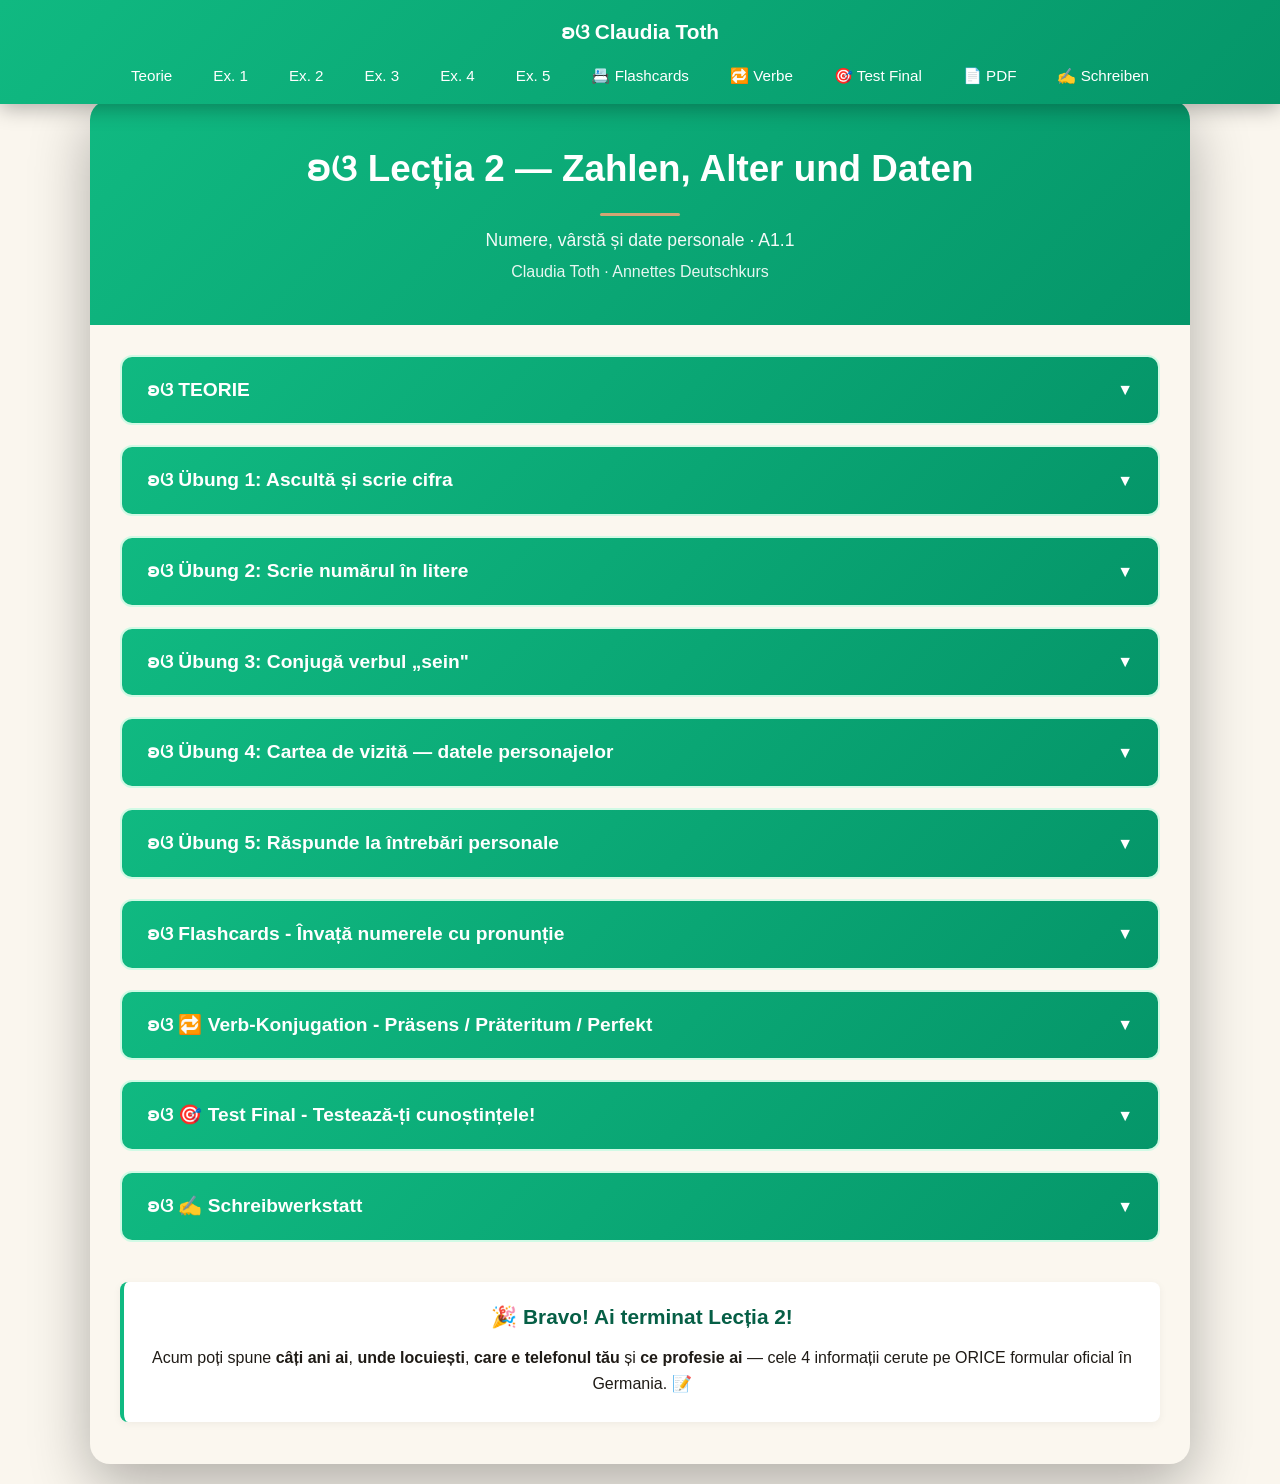
<file: index.html>
<!DOCTYPE html>
<html lang="ro">
<head>
    <meta charset="UTF-8">
    <meta name="robots" content="noindex, nofollow">
    <meta name="viewport" content="width=device-width, initial-scale=1.0">
    <title>Lecția 2 — Zahlen, Alter und Daten · A1.1 · Annettes Deutschkurs</title>
    <meta property="og:title" content="A1.1 Lecția 2 — Zahlen, Alter und Daten · Annettes Deutschkurs">
    <meta property="og:description" content="Numere 0-1000, vârstă, telefon, adresă, profesie + verbul sein · Claudia Toth">
    <meta property="og:type" content="website">
    <meta property="og:locale" content="ro_RO">
    <meta name="description" content="A1.1 Lecția 2: Numere, vârstă, date personale + verbul sein · Claudia Toth">
    <link rel="stylesheet" href="styles.css">
</head>
<body>
    <nav class="navbar">
        <a href="#top" class="navbar-logo">ʚଓ Claudia Toth</a>
        <ul class="navbar-menu">
            <li><a href="#teorie" onclick="openSection(0)">Teorie</a></li>
            <li><a href="#ex1" onclick="openSection(1)">Ex. 1</a></li>
            <li><a href="#ex2" onclick="openSection(2)">Ex. 2</a></li>
            <li><a href="#ex3" onclick="openSection(3)">Ex. 3</a></li>
            <li><a href="#ex4" onclick="openSection(4)">Ex. 4</a></li>
            <li><a href="#ex5" onclick="openSection(5)">Ex. 5</a></li>
            <li><a href="#flashcards" onclick="openSection(6)">📇 Flashcards</a></li>
            <li><a href="#verbe" onclick="openSection(7)">🔁 Verbe</a></li>
            <li><a href="#final-test" onclick="openSection(8)">🎯 Test Final</a></li>
            <li><a href="zahlen-daten.pdf" download>📄 PDF</a></li>
            <li><a href="#schreibwerkstatt" onclick="openSection(9)">✍️ Schreiben</a></li>
        </ul>
    </nav>

    <div class="container" id="top">
        <div class="header">
            <h1>ʚଓ Lecția 2 — Zahlen, Alter und Daten</h1>
            <p class="subtitle">Numere, vârstă și date personale · A1.1</p>
            <p>Claudia Toth · Annettes Deutschkurs</p>
        </div>

        <div class="content">
            <div class="section" id="teorie">
                <div class="section-header" onclick="toggleMainSection(0)">
                    <h3>ʚଓ TEORIE</h3>
                    <span class="arrow">▼</span>
                </div>
                <div class="section-content" id="main-section-0">
                    <div id="theory-container"></div>
                </div>
            </div>

            <div class="section" id="ex1">
                <div class="section-header" onclick="toggleMainSection(1)">
                    <h3>ʚଓ Übung 1: Ascultă și scrie cifra</h3>
                    <span class="arrow">▼</span>
                </div>
                <div class="section-content" id="main-section-1">
                    <div id="ex1-container"></div>
                    <div class="btn-container">
                        <button class="btn btn-check" onclick="checkExercise(1)">✓ Verifica</button>
                        <button class="btn btn-reset" onclick="resetExercise(1)">↻ Reseteaza</button>
                    </div>
                    <div class="score" id="score-1"></div>
                </div>
            </div>

            <div class="section" id="ex2">
                <div class="section-header" onclick="toggleMainSection(2)">
                    <h3>ʚଓ Übung 2: Scrie numărul în litere</h3>
                    <span class="arrow">▼</span>
                </div>
                <div class="section-content" id="main-section-2">
                    <div id="ex2-container"></div>
                    <div class="btn-container">
                        <button class="btn btn-check" onclick="checkExercise(2)">✓ Verifica</button>
                        <button class="btn btn-reset" onclick="resetExercise(2)">↻ Reseteaza</button>
                    </div>
                    <div class="score" id="score-2"></div>
                </div>
            </div>

            <div class="section" id="ex3">
                <div class="section-header" onclick="toggleMainSection(3)">
                    <h3>ʚଓ Übung 3: Conjugă verbul „sein"</h3>
                    <span class="arrow">▼</span>
                </div>
                <div class="section-content" id="main-section-3">
                    <div id="ex3-container"></div>
                    <div class="btn-container">
                        <button class="btn btn-check" onclick="checkExercise(3)">✓ Verifica</button>
                        <button class="btn btn-reset" onclick="resetExercise(3)">↻ Reseteaza</button>
                    </div>
                    <div class="score" id="score-3"></div>
                </div>
            </div>

            <div class="section" id="ex4">
                <div class="section-header" onclick="toggleMainSection(4)">
                    <h3>ʚଓ Übung 4: Cartea de vizită — datele personajelor</h3>
                    <span class="arrow">▼</span>
                </div>
                <div class="section-content" id="main-section-4">
                    <div id="ex4-container"></div>
                    <div class="btn-container">
                        <button class="btn btn-check" onclick="checkExercise(4)">✓ Verifica</button>
                        <button class="btn btn-reset" onclick="resetExercise(4)">↻ Reseteaza</button>
                    </div>
                    <div class="score" id="score-4"></div>
                </div>
            </div>

            <div class="section" id="ex5">
                <div class="section-header" onclick="toggleMainSection(5)">
                    <h3>ʚଓ Übung 5: Răspunde la întrebări personale</h3>
                    <span class="arrow">▼</span>
                </div>
                <div class="section-content" id="main-section-5">
                    <div id="ex5-container"></div>
                    <div class="btn-container">
                        <button class="btn btn-check" onclick="checkExercise(5)">✓ Verifica</button>
                        <button class="btn btn-reset" onclick="resetExercise(5)">↻ Reseteaza</button>
                    </div>
                    <div class="score" id="score-5"></div>
                </div>
            </div>

            <div class="section" id="flashcards">
                <div class="section-header" onclick="toggleMainSection(6)">
                    <h3>ʚଓ Flashcards - Învață numerele cu pronunție</h3>
                    <span class="arrow">▼</span>
                </div>
                <div class="section-content" id="main-section-6">
                    <div id="flashcards-container"></div>
                </div>
            </div>

            <div class="section" id="verbe">
                <div class="section-header" onclick="toggleMainSection(7)">
                    <h3>ʚଓ 🔁 Verb-Konjugation - Präsens / Präteritum / Perfekt</h3>
                    <span class="arrow">▼</span>
                </div>
                <div class="section-content" id="main-section-7">
                    <div id="verbs-container"></div>
                </div>
            </div>

            <div class="section" id="final-test">
                <div class="section-header" onclick="toggleMainSection(8)">
                    <h3>ʚଓ 🎯 Test Final - Testează-ți cunoștințele!</h3>
                    <span class="arrow">▼</span>
                </div>
                <div class="section-content" id="main-section-8">
                    <div id="final-test-container"></div>
                </div>
            </div>

            <div class="section" id="schreibwerkstatt">
                <div class="section-header" onclick="toggleMainSection(9)">
                    <h3>ʚଓ ✍️ Schreibwerkstatt</h3>
                    <span class="arrow">▼</span>
                </div>
                <div class="section-content" id="main-section-9">
                    <div class="theory-box" style="background:linear-gradient(135deg,#ecfdf5 0%,#d1fae5 100%); border-left:4px solid #10B981;">
                        <h4 style="color:#065f46;">✍️ Tema ta de scriere</h4>
                        <p>Scrie <strong>4–5 propoziții</strong> despre tine, cu numerele învățate: vârsta, orașul, numărul de telefon și profesia.</p>
                    </div>
                    <div class="theory-box" style="background:#FBF7EF;">
                        <h4>💡 Întrebări care te ajută să începi</h4>
                        <ul style="margin:6px 0 0 18px; line-height:1.8;">
                            <li><strong>Wie alt bist du?</strong> (Câți ani ai?)</li>
                            <li><strong>Wo wohnst du?</strong> (Unde locuiești?)</li>
                            <li><strong>Wie ist deine Telefonnummer?</strong> (Care e numărul tău de telefon?)</li>
                            <li><strong>Was bist du von Beruf?</strong> (Ce profesie ai?)</li>
                        </ul>
                    </div>
                    <div class="theory-box" style="background:#F5F0E8; border-left:4px solid #D4A574;">
                        <h4>📝 Un model, ca să-ți fie mai ușor</h4>
                        <p style="color:#065f46;"><em>Ich heiße Andrei. Ich bin 32 Jahre alt. Ich wohne in Hamburg. Meine Telefonnummer ist 0721 33 44 55. Ich bin Kellner von Beruf.</em></p>
                        <p style="color:#5A5147; font-style:italic;">(Mă numesc Andrei. Am 32 de ani. Locuiesc în Hamburg. Numărul meu de telefon este 0721 33 44 55. Sunt chelner de meserie.)</p>
                    </div>
                    <div style="text-align:center; margin-top:22px;">
                        <p style="color:#047857; margin-bottom:14px; font-size:1rem;">Când ești gata, trimite-mi textul tău. Îl citesc personal și îți răspund pe email cu corectările. 🦋</p>
                        <a href="https://forms.gle/uGfBfAHZFvBqDtt69" target="_blank" rel="noopener noreferrer" style="display:inline-block; background:#10B981; color:white; padding:14px 32px; border-radius:10px; text-decoration:none; font-weight:bold; font-size:1.05rem; box-shadow:0 2px 6px rgba(16,185,129,0.3);">✍️ Trimite textul Claudiei →</a>
                        <p style="color:#5A5147; font-size:0.78rem; margin-top:12px; font-style:italic;">ʚଓ Nu uita să-ți treci adresa de email în formular</p>
                    </div>
                </div>
            </div>

            <div class="theory-box" style="text-align: center; margin-top: 40px;">
                <p style="font-size: 1.3rem; font-weight: bold; color: #065f46;">🎉 Bravo! Ai terminat Lecția 2!</p>
                <p style="margin-top: 12px;">Acum poți spune <strong>câți ani ai</strong>, <strong>unde locuiești</strong>, <strong>care e telefonul tău</strong> și <strong>ce profesie ai</strong> — cele 4 informații cerute pe ORICE formular oficial în Germania. 📝</p>
            </div>
        </div>
    </div>

    <script src="theory.js"></script>
    <script src="exercises.js"></script>
    <script src="flashcards.js"></script>
    <script src="verbs.js"></script>
    <script src="final-test.js"></script>
    <script src="main.js"></script>
</body>
</html>
</file>
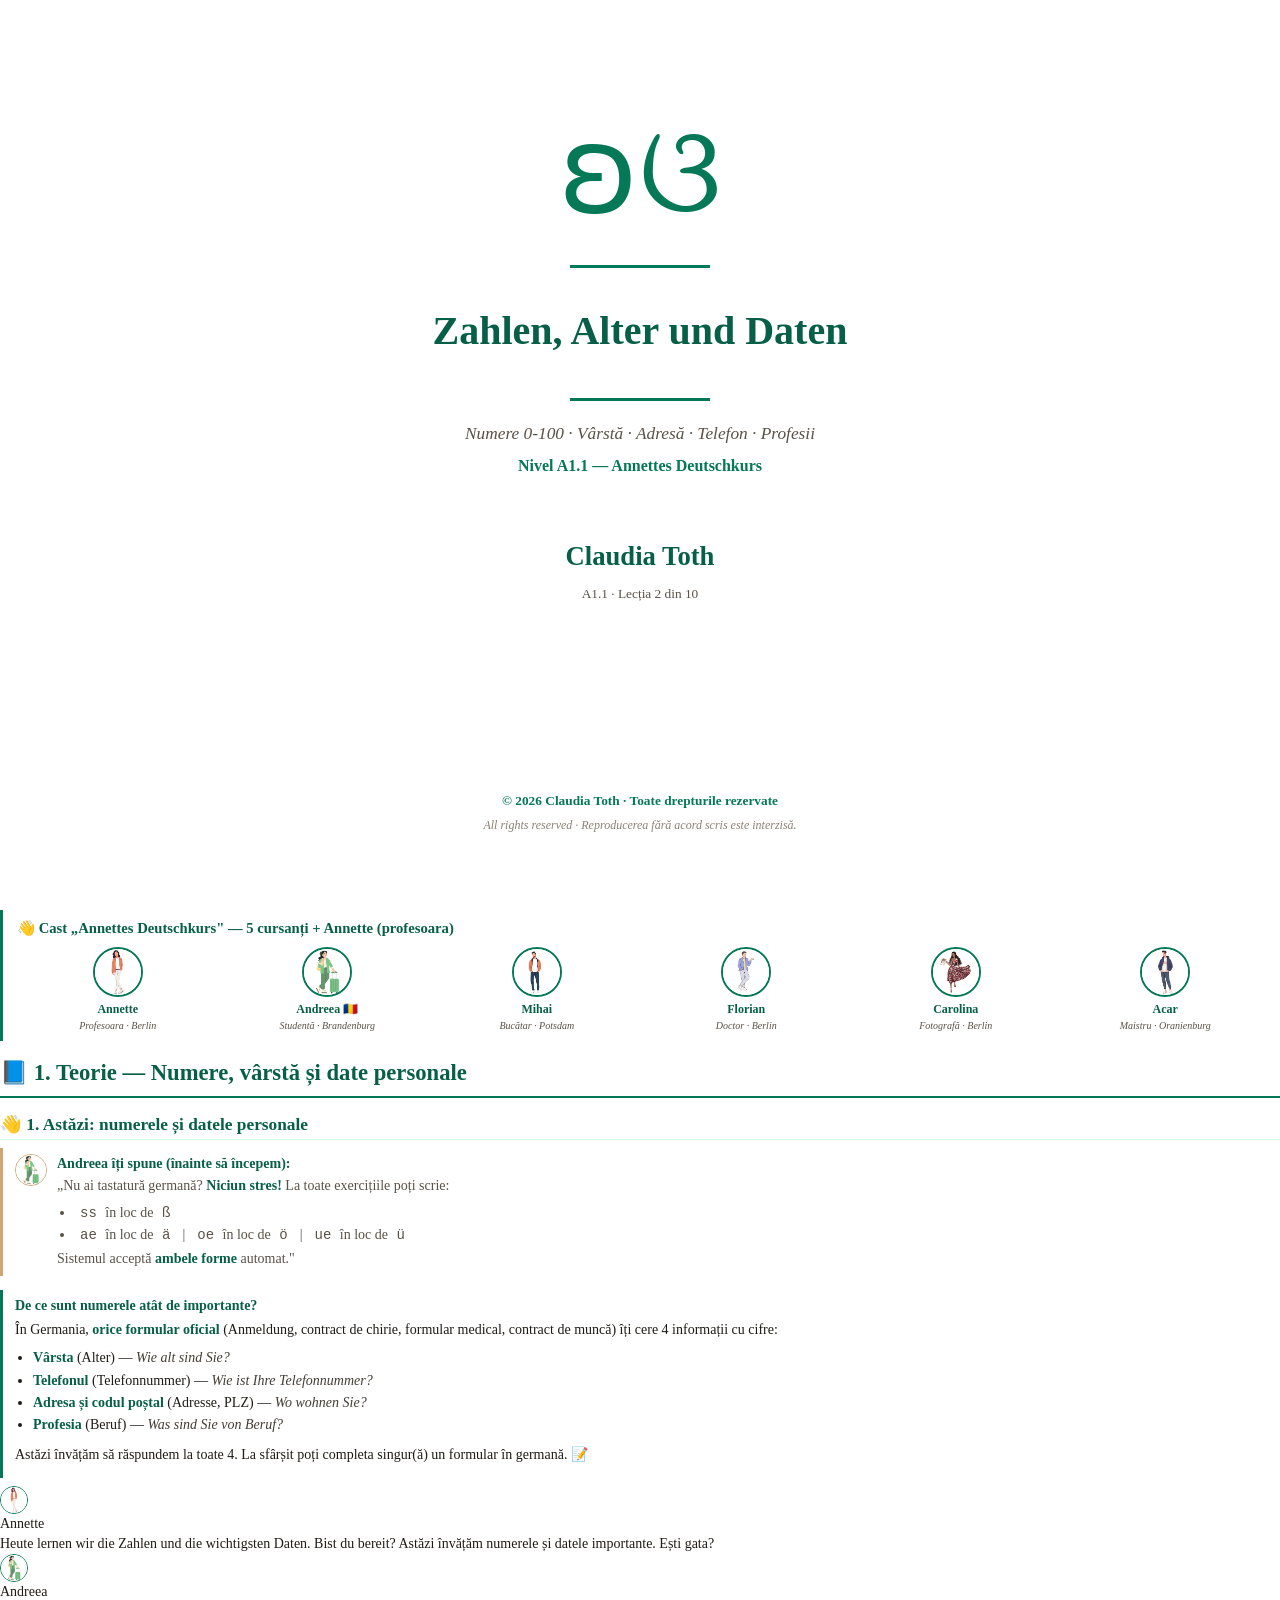
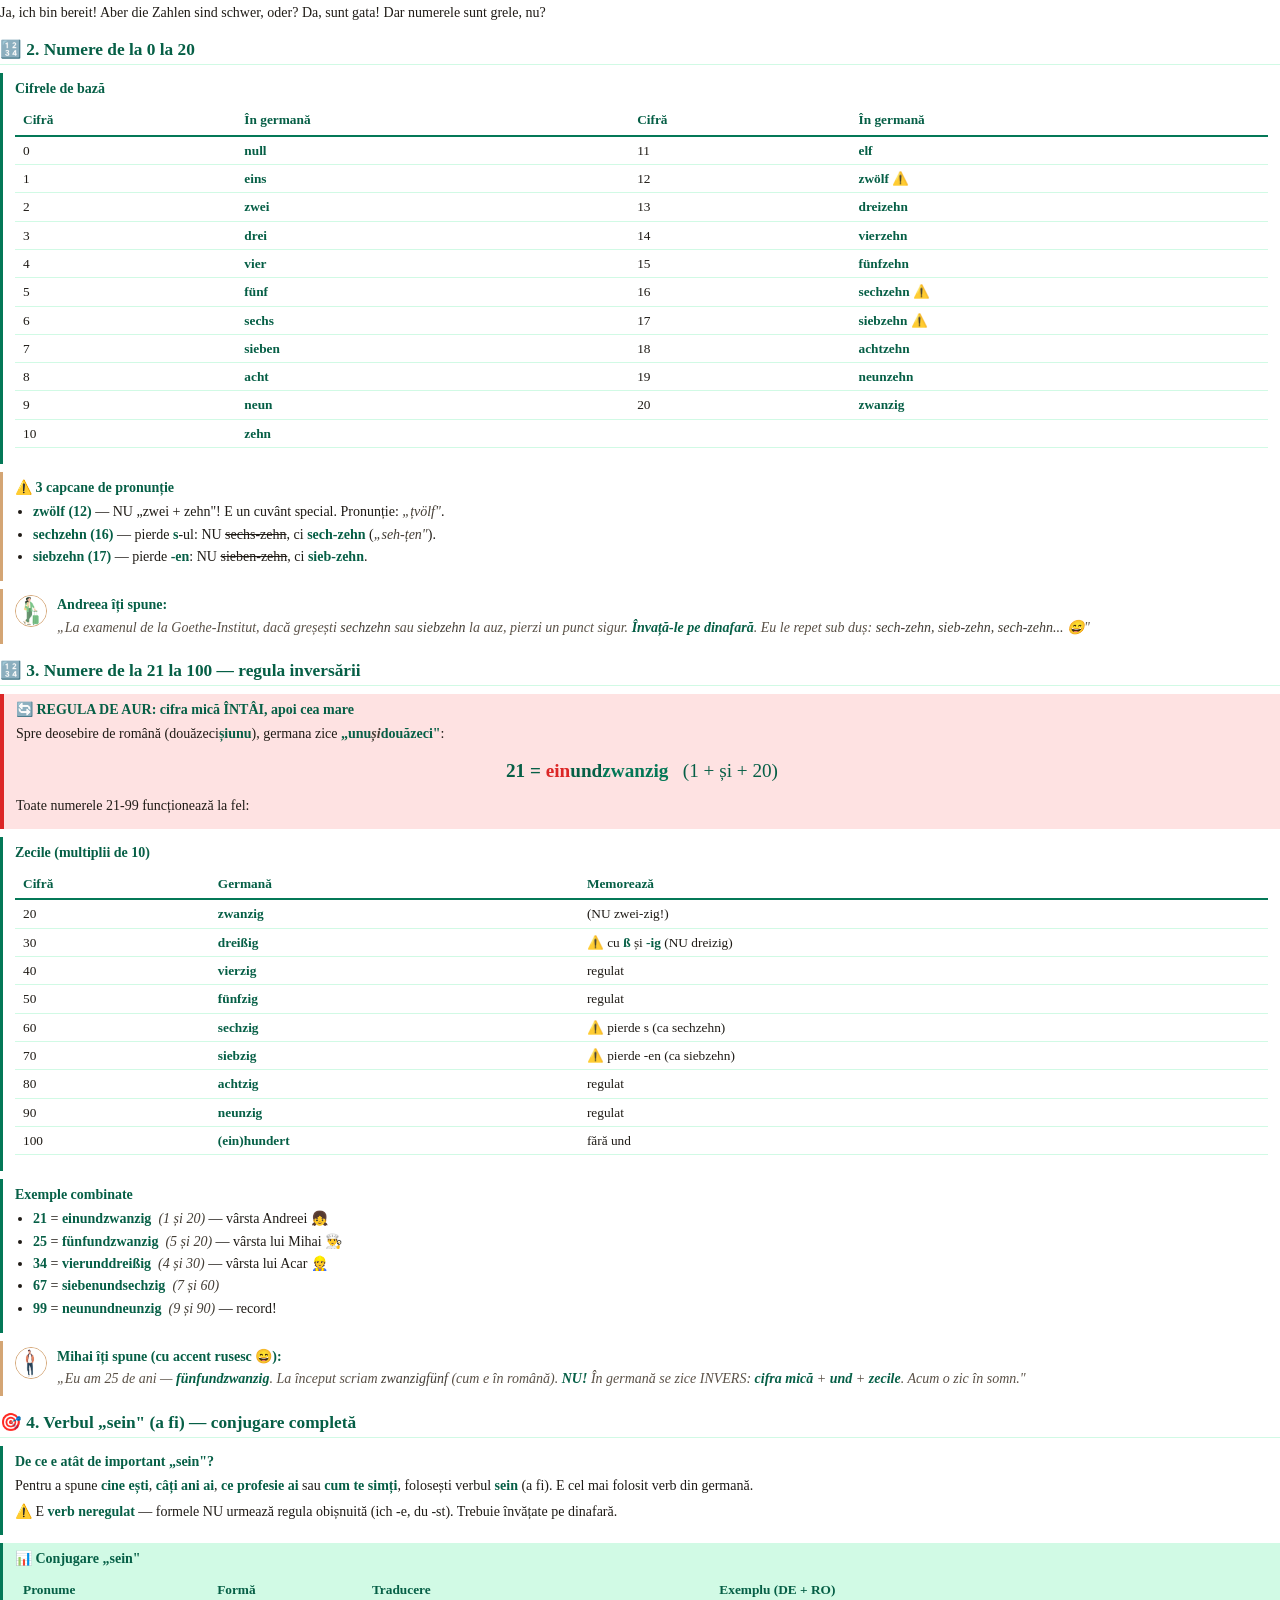
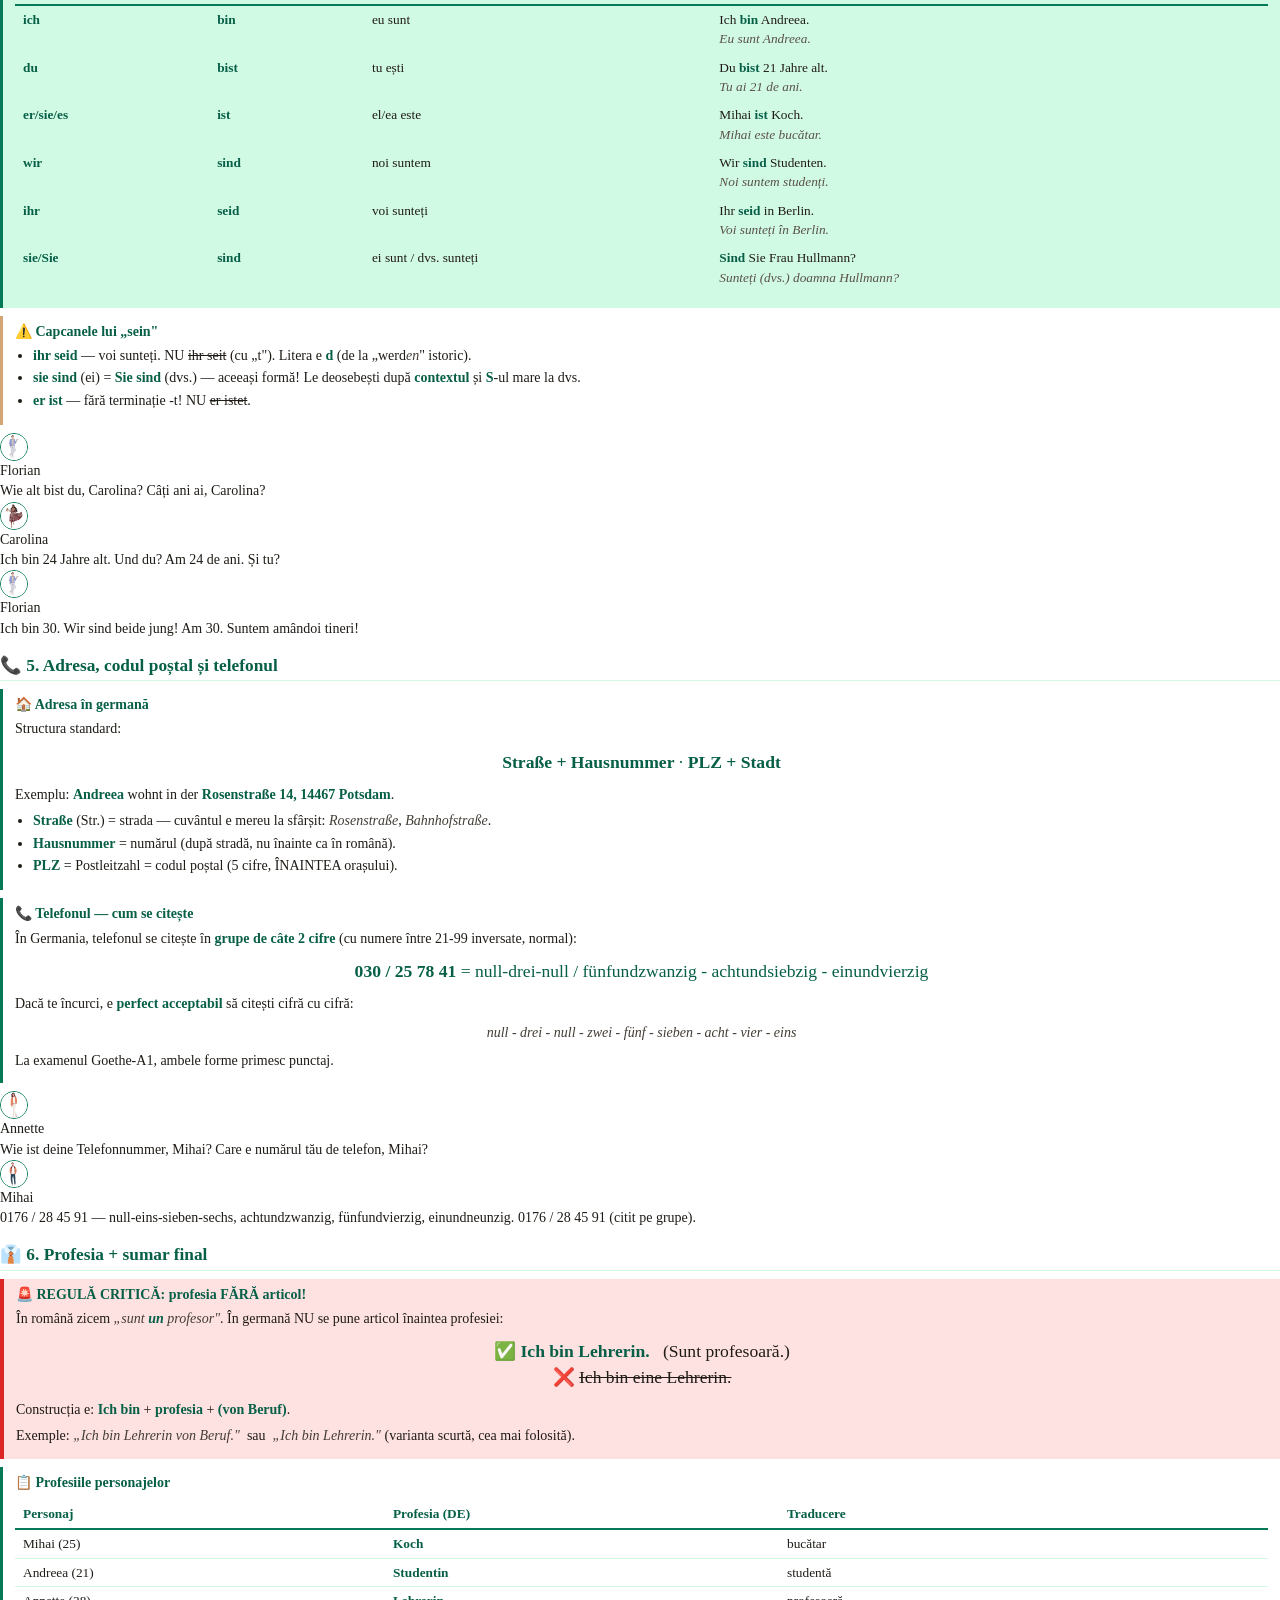
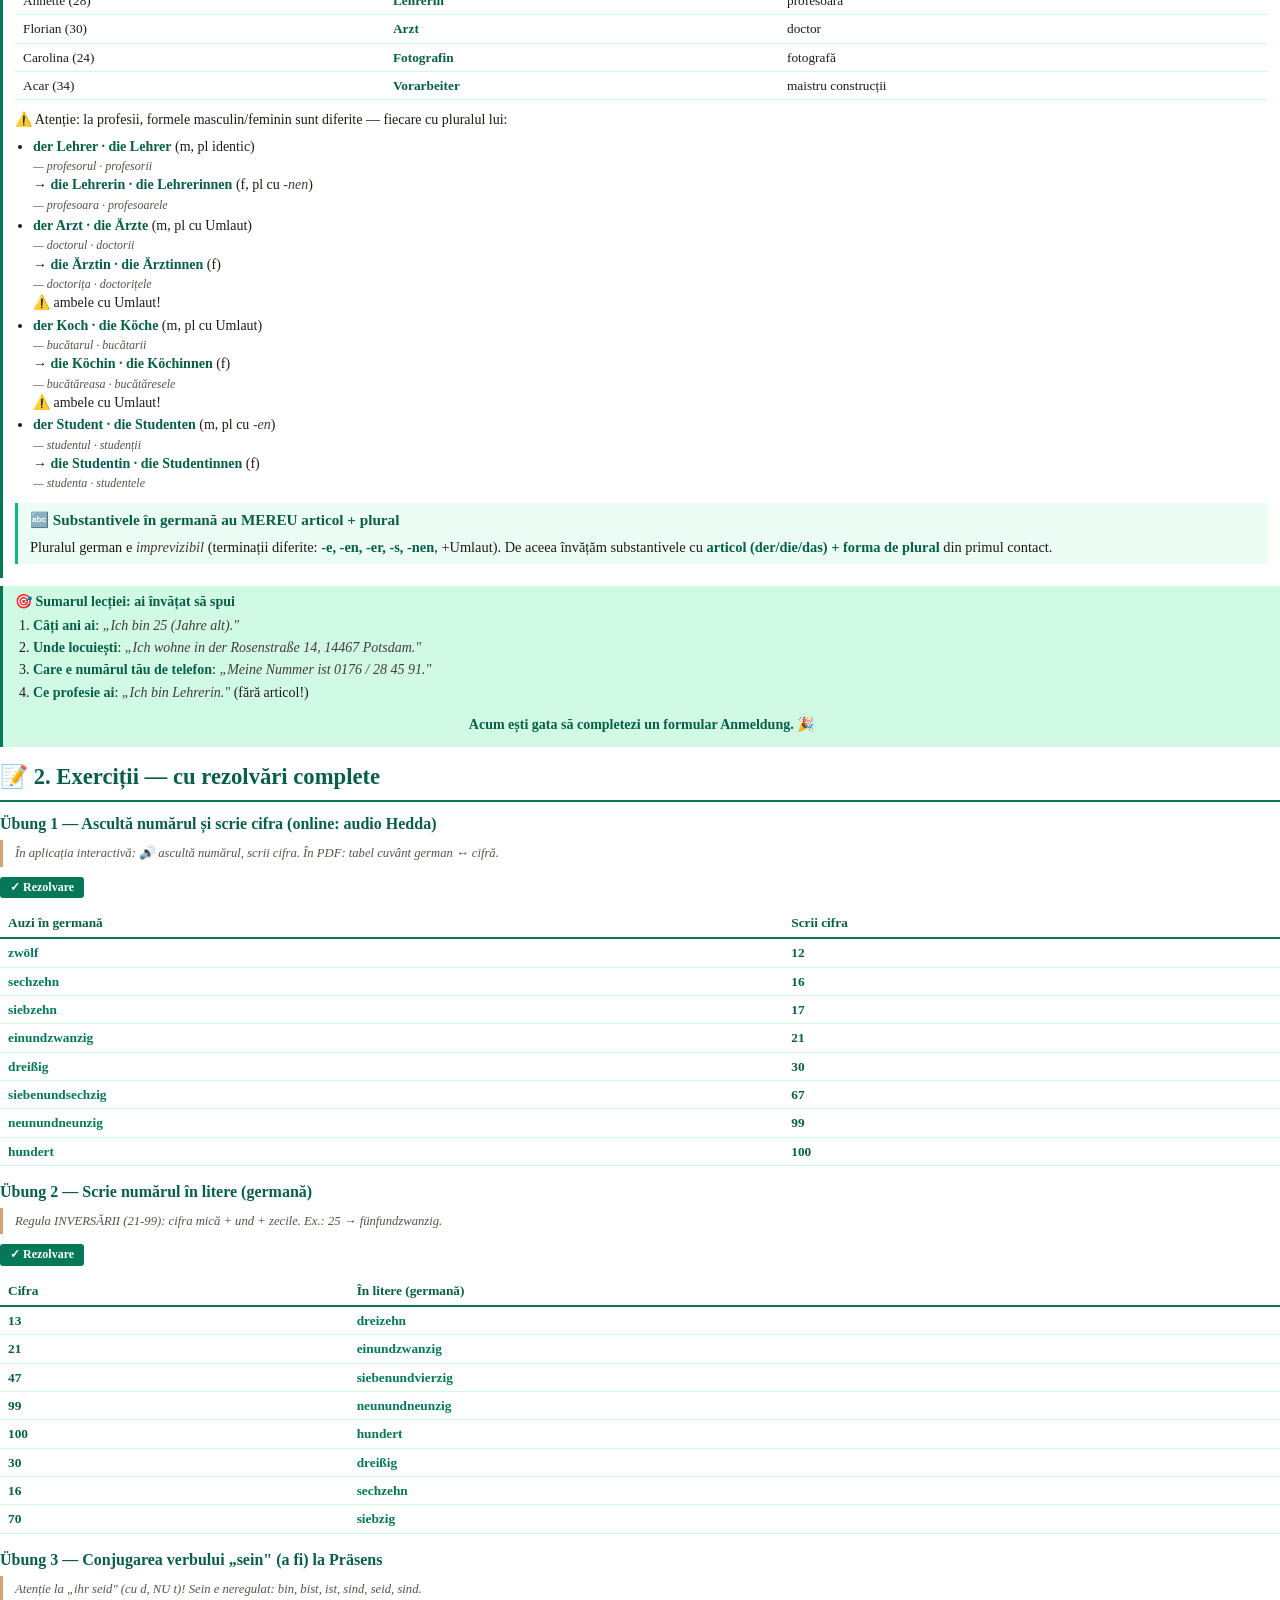
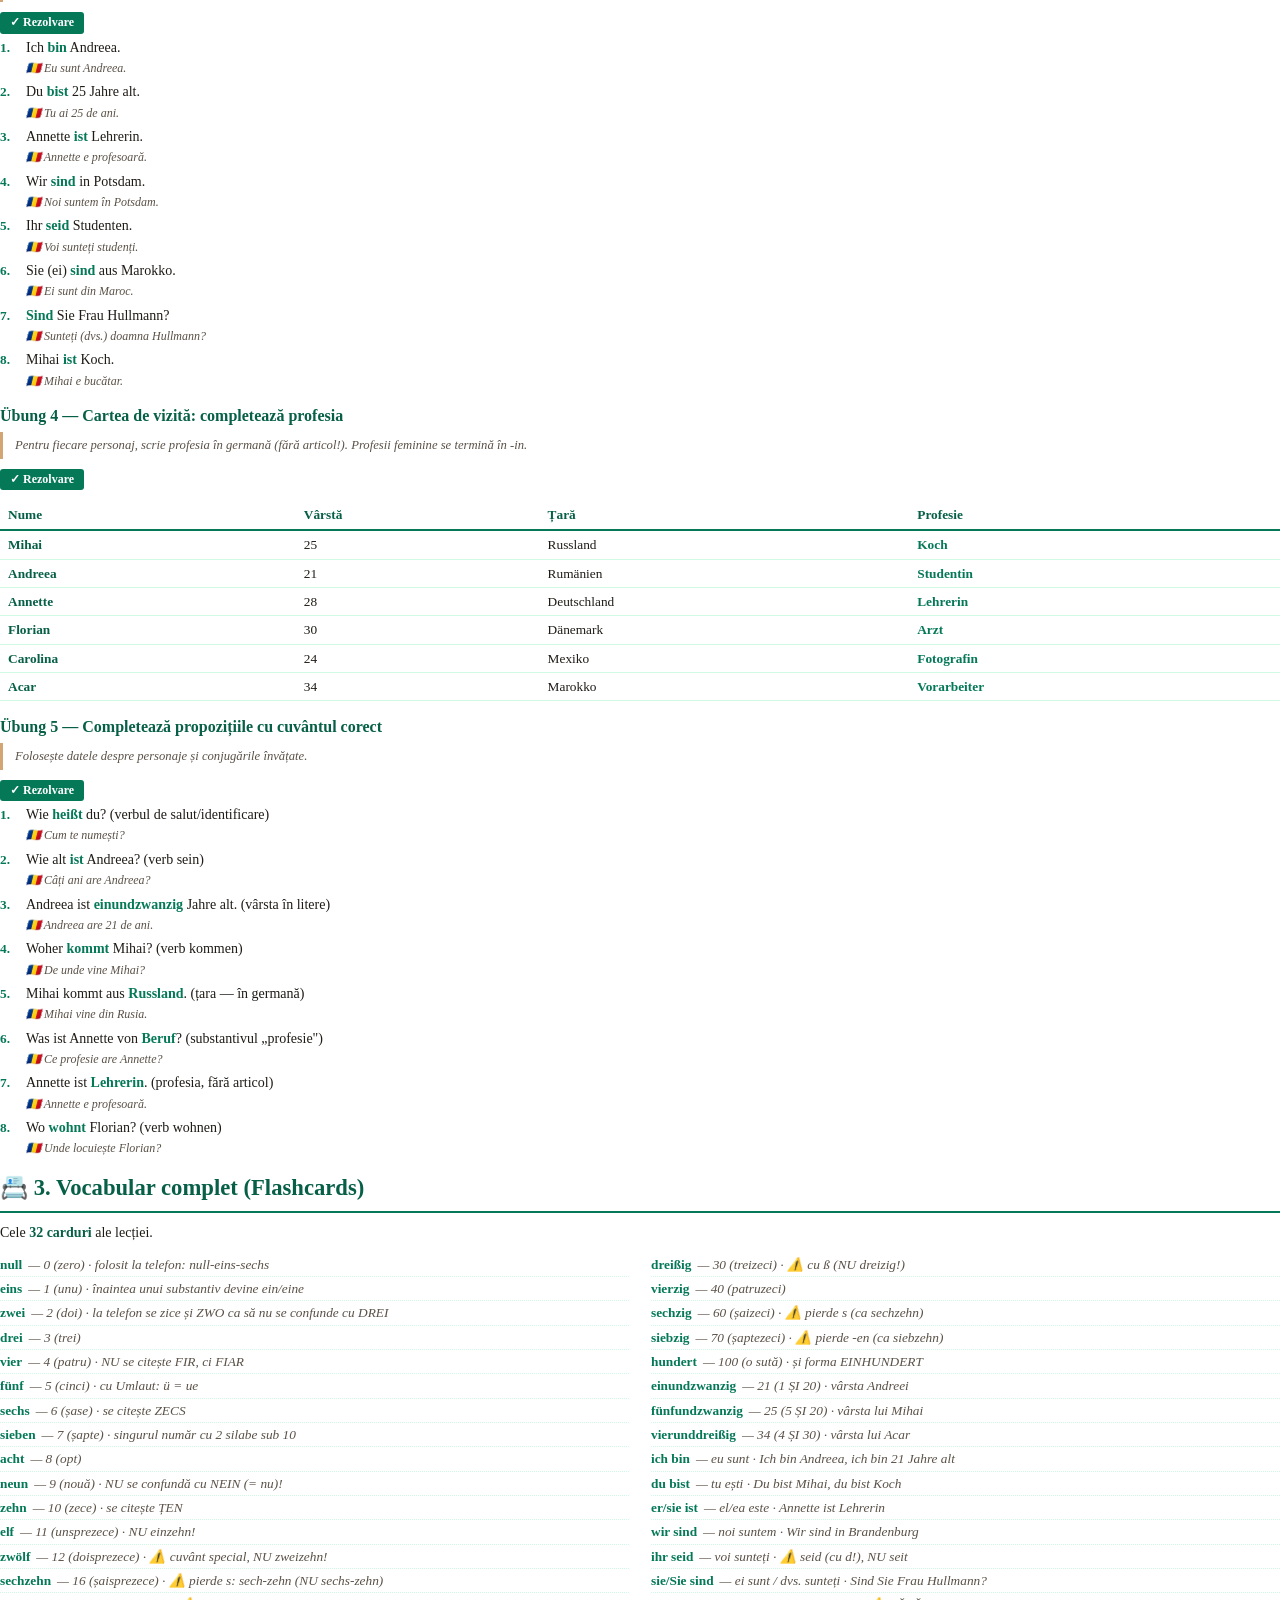
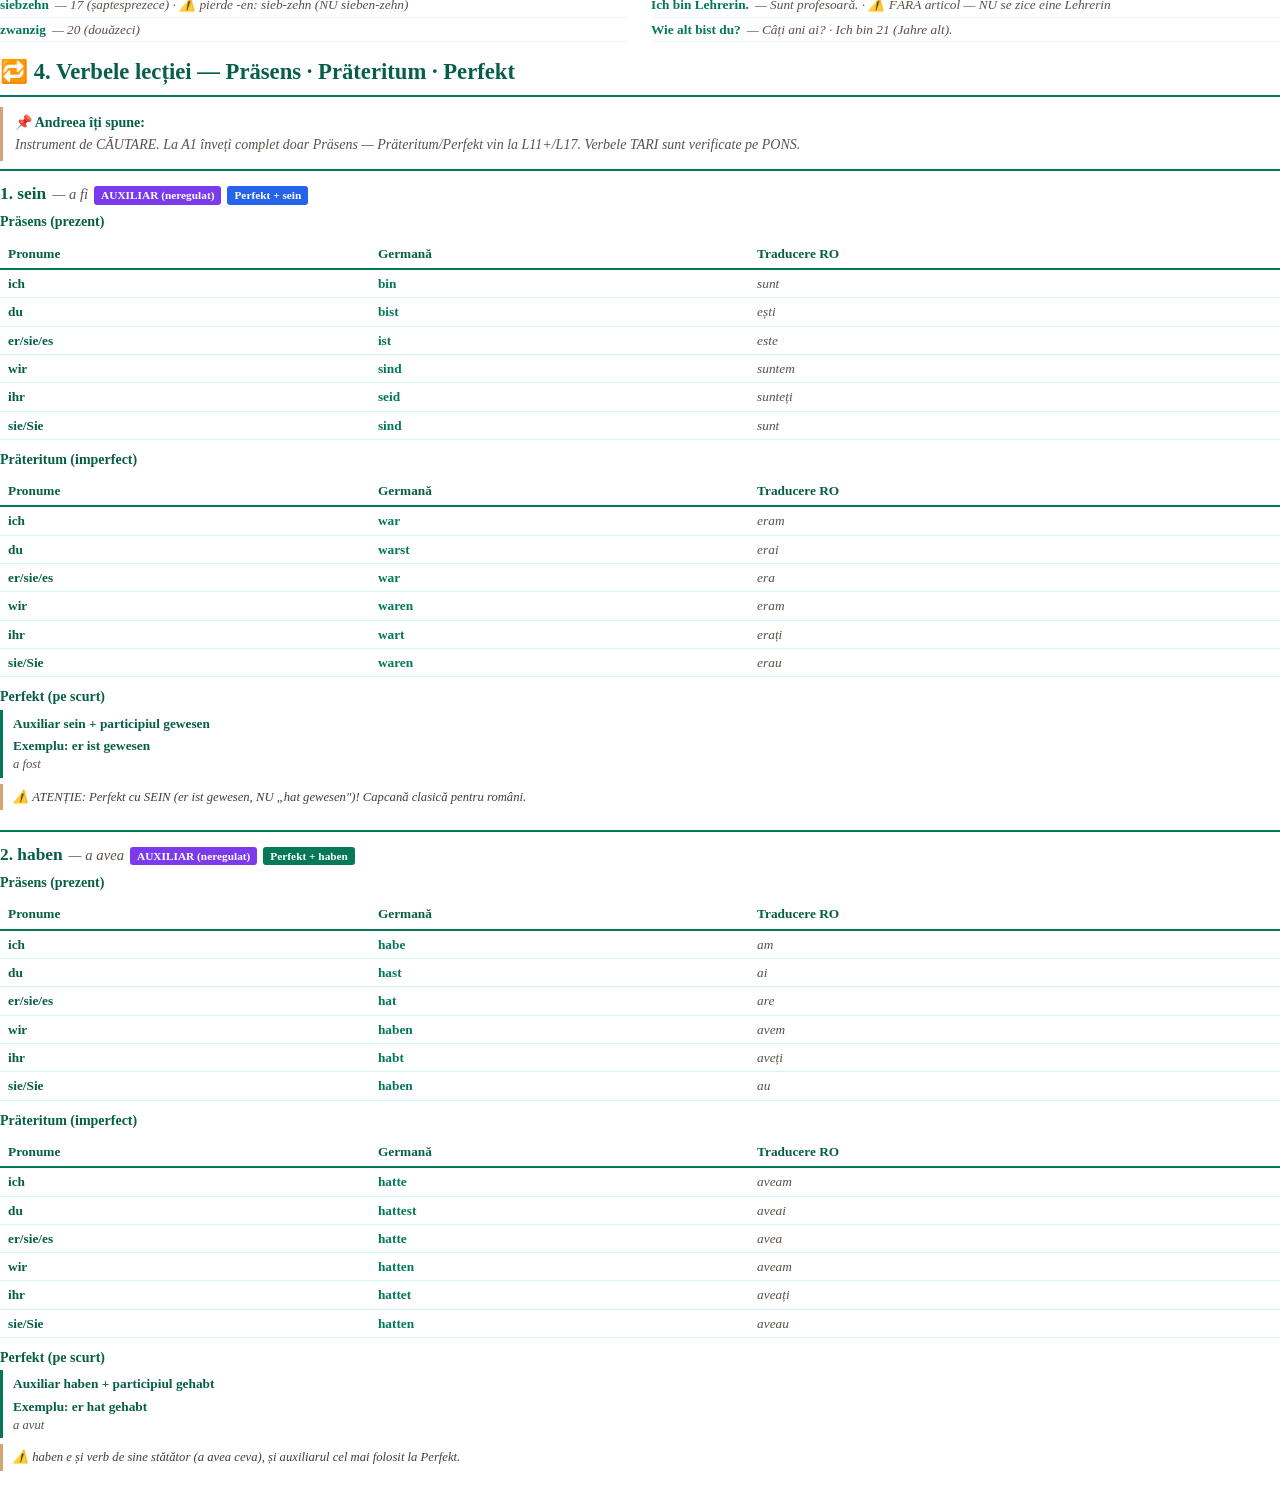
<file: pdf.html>
<!DOCTYPE html>
<html lang="ro">
<head>
    <meta charset="UTF-8">
    <meta name="robots" content="noindex, nofollow">
    <title>Zahlen, Alter und Daten · Claudia Toth · A1.1 · Lecția 2</title>
    <style>
        @page { size: A4; margin: 22mm 18mm 22mm 18mm;
            @bottom-center { content: "ʚଓ Claudia Toth · Zahlen, Alter und Daten · A1.1 · Lecția 2 din 10 · © 2026 — Toate drepturile rezervate · pag. " counter(page) " / " counter(pages); font-size: 8.5pt; color: #047857; font-family: 'Georgia', 'Times New Roman', serif; }
        }
        @page :first { margin: 0; @bottom-center { content: ""; } }
        * { box-sizing: border-box; margin: 0; padding: 0; }
        body { font-family: 'Georgia', 'Times New Roman', serif; color: #1F1B16; line-height: 1.45; font-size: 10.5pt; -webkit-print-color-adjust: exact; print-color-adjust: exact; }
        .cover { width: 100%; min-height: 100vh; padding: 80px 60px 60px; text-align: center; display: flex; flex-direction: column; align-items: center; justify-content: flex-start; page-break-after: always; }
        .cover-symbol { font-size: 90pt; color: #047857; line-height: 1; margin: 30px 0 15px; font-family: 'Segoe UI Emoji', 'Segoe UI', sans-serif; }
        .cover-divider { width: 140px; height: 3px; background: #047857; margin: 20px 0; border: none; }
        .cover-title { font-size: 30pt; color: #065f46; font-weight: bold; margin: 14px 0 18px; font-family: 'Georgia', serif; }
        .cover-subtitle { font-size: 13pt; color: #5A5147; font-style: italic; margin-bottom: 8px; }
        .cover-level { font-size: 12pt; color: #047857; font-weight: bold; margin-bottom: 60px; }
        .cover-author { font-size: 20pt; color: #065f46; font-weight: bold; margin-bottom: 8px; }
        .cover-series { font-size: 10pt; color: #5A5147; margin-bottom: 80px; }
        .cover-copyright { margin-top: auto; font-size: 10pt; color: #047857; font-weight: 600; }
        .cover-notice { font-size: 9pt; color: #8a8175; font-style: italic; margin-top: 6px; }

        .content { padding: 0; }
        h1.chapter { color: #065f46; padding: 0 0 6px 0; font-size: 17pt; margin: 14px 0 10px; border-bottom: 2px solid #047857; font-family: 'Georgia', serif; page-break-after: avoid; }
        h2.sub-chapter { color: #065f46; font-size: 13pt; margin: 14px 0 6px; padding-bottom: 2px; border-bottom: 1px solid #d1fae5; font-family: 'Georgia', serif; page-break-after: avoid; }
        p { margin-bottom: 6px; }
        strong { color: #065f46; }
        em { color: #433d35; font-style: italic; }
        ul, ol { margin: 4px 0 8px 22px; }
        li { margin-bottom: 2px; }
        .theory-box { background: transparent; border-left: 3px solid #047857; padding: 6px 12px; margin: 8px 0; page-break-inside: avoid; }
        .theory-box h4 { color: #065f46; font-size: 10.5pt; margin-bottom: 4px; }
        .info-box { border-left-color: #D4A574; }
        .warn-box { border-left-color: #D4A574; }
        .example-box { border-left: 2px dashed #047857; padding: 4px 12px; margin: 4px 0; page-break-inside: avoid; }
        .example-box .de { color: #065f46; font-weight: 600; }
        .example-box .ro { color: #5A5147; font-style: italic; font-size: 9.5pt; margin-top: 1px; }

        table { width: 100%; border-collapse: collapse; margin: 6px 0 10px; font-size: 10pt; page-break-inside: avoid; }
        table thead { background: transparent; }
        table th { padding: 5px 8px; text-align: left; font-weight: bold; color: #065f46; border-bottom: 2px solid #047857; }
        table td { padding: 4px 8px; border-bottom: 1px solid #d1fae5; vertical-align: top; }
        td.verb { color: #047857; font-weight: bold; }
        td.ro-text { color: #5A5147; font-style: italic; }
        .ro-translation { display: block; color: #5A5147; font-style: italic; font-size: 9pt; margin-top: 1px; }

        .andreea-note { border-left: 3px solid #D4A574; padding: 6px 12px; margin: 8px 0; page-break-inside: avoid; font-style: italic; color: #5A5147; display: flex; gap: 10px; align-items: flex-start; }
        .andreea-note .speaker { font-weight: bold; font-style: normal; color: #065f46; margin-bottom: 2px; }
        .andreea-note-avatar { width: 32px; height: 32px; border-radius: 50%; object-fit: cover; flex-shrink: 0; border: 1.5px solid #D4A574; }
        .andreea-note-content { display: block; flex: 1; }
        .dialog-avatar { width: 28px; height: 28px; border-radius: 50%; object-fit: cover; border: 1.5px solid #047857; vertical-align: middle; margin-right: 6px; }

        .cast-banner { border-left: 3px solid #047857; padding: 8px 14px; margin: 10px 0 16px; page-break-inside: avoid; }
        .cast-banner h4 { color: #065f46; font-size: 11pt; margin-bottom: 8px; }
        .cast-grid { display: grid; grid-template-columns: repeat(6, 1fr); gap: 8px; }
        .cast-card { text-align: center; font-size: 8.5pt; page-break-inside: avoid; }
        .cast-card img { width: 50px; height: 50px; border-radius: 50%; object-fit: cover; display: block; margin: 0 auto 4px; border: 2px solid #047857; }
        .cast-card .name { color: #065f46; font-weight: bold; font-size: 9pt; display: block; }
        .cast-card .detail { color: #5A5147; font-style: italic; font-size: 7.5pt; display: block; }

        .ex-block { margin-bottom: 14px; page-break-inside: avoid; }
        .ex-block h3 { color: #065f46; font-size: 12pt; margin-bottom: 5px; }
        .ex-block .instruction { border-left: 3px solid #D4A574; padding: 4px 12px; margin-bottom: 6px; font-size: 9.5pt; color: #5A5147; font-style: italic; }
        .rezolvare-banner { display: inline-block; background: #047857; color: white; padding: 2px 10px; border-radius: 3px; font-size: 9pt; font-weight: bold; margin: 4px 0; -webkit-print-color-adjust: exact; print-color-adjust: exact; }
        .ex-item { display: flex; gap: 8px; margin-bottom: 5px; align-items: flex-start; }
        .ex-num { color: #047857; font-weight: bold; font-size: 10pt; flex-shrink: 0; min-width: 18px; }
        .ex-num::after { content: "."; }
        .ex-body { flex: 1; }
        .ex-q { margin-bottom: 2px; }
        .ex-a { color: #047857; font-weight: bold; font-size: 10pt; margin-top: 2px; }
        .ex-a::before { content: "✓ Rezolvare: "; color: #065f46; }
        .ex-explanation { color: #5A5147; font-size: 9pt; font-style: italic; margin-top: 1px; }
        .options { margin-left: 14px; color: #433d35; font-size: 9.5pt; }
        .options .right { color: #047857; font-weight: bold; }

        .flashcards-grid { columns: 2; column-gap: 22px; margin-top: 8px; }
        .fc-row { break-inside: avoid; padding: 2px 0; border-bottom: 1px dotted #d1fae5; font-size: 10pt; }
        .fc-row .de { color: #047857; font-weight: bold; }
        .fc-row .ro { color: #5A5147; font-style: italic; margin-left: 6px; }

        .verb-card { border-top: 2px solid #047857; padding: 10px 0 8px 0; margin-bottom: 12px; page-break-inside: avoid; }
        .verb-card .vh { display: flex; align-items: baseline; flex-wrap: wrap; gap: 6px; margin-bottom: 6px; }
        .verb-card .vh .name { font-size: 13pt; color: #065f46; font-weight: bold; }
        .verb-card .vh .ro { color: #5A5147; font-style: italic; font-size: 11pt; }
        .verb-card .vh .badge { display: inline-block; padding: 1px 7px; border-radius: 3px; font-size: 8.5pt; color: white; font-weight: bold; -webkit-print-color-adjust: exact; print-color-adjust: exact; }
        .verb-card .vh .badge.strong { background: #dc2626; }
        .verb-card .vh .badge.weak { background: #047857; }
        .verb-card .vh .badge.aux { background: #7c3aed; }
        .verb-card .vh .badge.sein { background: #2563eb; }
        .verb-card .vh .badge.haben { background: #047857; }
        .verb-card h5 { color: #065f46; margin: 6px 0 2px; font-size: 10.5pt; }
        .verb-card .perfekt-box { border-left: 3px solid #047857; padding: 4px 10px; margin-top: 2px; font-size: 10pt; }
        .verb-card .perfekt-box .de { color: #065f46; font-weight: 600; }
        .verb-card .perfekt-box .ro { color: #5A5147; font-style: italic; font-size: 9.5pt; }
        .verb-card .note { font-size: 9.5pt; color: #433d35; padding: 4px 10px; border-left: 3px solid #D4A574; margin-top: 6px; font-style: italic; }

        .new-section { page-break-before: always; }
    </style>
</head>
<body>

<div class="cover">
    <div class="cover-symbol">ʚଓ</div>
    <hr class="cover-divider">
    <h1 class="cover-title">Zahlen, Alter und Daten</h1>
    <hr class="cover-divider">
    <p class="cover-subtitle">Numere 0-100 · Vârstă · Adresă · Telefon · Profesii</p>
    <p class="cover-level">Nivel A1.1 — Annettes Deutschkurs</p>
    <p class="cover-author">Claudia Toth</p>
    <p class="cover-series">A1.1 · Lecția 2 din 10</p>
    <div class="cover-copyright">© 2026 Claudia Toth · Toate drepturile rezervate</div>
    <p class="cover-notice">All rights reserved · Reproducerea fără acord scris este interzisă.</p>
</div>

<div id="pdf-content"></div>

<script src="theory.js"></script>
<script src="exercises.js"></script>
<script src="flashcards.js"></script>
<script src="verbs.js"></script>
<script src="pdf-builder.js"></script>

</body>
</html>
</file>
<file: styles.css>
/* ============================================
   CLAUDIA TOTH - NOMEN-VERB-VERBINDUNGEN
   Design verde profesional · Mobile responsive
   ============================================ */

* {
    margin: 0;
    padding: 0;
    box-sizing: border-box;
}

body {
    font-family: 'Segoe UI', Tahoma, Geneva, Verdana, sans-serif;
    background: #FAF6EE;
    line-height: 1.6;
    padding: 0;
    padding-top: 80px;
    min-height: 100vh;
    color: #1F1B16;
}

/* ============================================
   NAVIGATION BAR
   ============================================ */
.navbar {
    position: fixed;
    top: 0;
    left: 0;
    right: 0;
    background: linear-gradient(135deg, #10b981 0%, #059669 100%);
    padding: 15px 30px;
    box-shadow: 0 4px 20px rgba(0,0,0,0.3);
    z-index: 1000;
    display: flex;
    flex-direction: column;
    gap: 15px;
    align-items: center;
    justify-content: center;
}

.navbar-logo {
    color: white;
    font-size: 1.3rem;
    font-weight: bold;
    text-decoration: none;
}

.navbar-menu {
    display: flex;
    gap: 5px;
    list-style: none;
    align-items: center;
    flex-wrap: wrap;
    justify-content: center;
}

.navbar-menu a {
    color: white;
    text-decoration: none;
    padding: 10px 18px;
    border-radius: 8px;
    transition: all 0.3s;
    font-size: 0.95rem;
    font-weight: 500;
}

.navbar-menu a:hover {
    background: rgba(255,255,255,0.2);
    transform: translateY(-2px);
}

/* ============================================
   CONTAINER PRINCIPAL
   ============================================ */
.container {
    max-width: 1100px;
    margin: 20px auto;
    background: #FBF7EF;
    border-radius: 20px;
    box-shadow: 0 20px 60px rgba(0,0,0,0.3);
    overflow: hidden;
}

.header {
    background: linear-gradient(135deg, #10b981 0%, #059669 100%);
    color: white;
    padding: 40px 30px;
    text-align: center;
}

.header h1 {
    font-size: 2.3rem;
    margin-bottom: 10px;
}

.header .subtitle {
    font-size: 1.1rem;
    opacity: 0.95;
    margin-bottom: 5px;
}

.header p {
    font-size: 1rem;
    opacity: 0.9;
}

.content {
    padding: 30px;
}

/* ============================================
   SECȚIUNI (Teorie + Exerciții)
   ============================================ */
.section {
    margin-bottom: 20px;
    scroll-margin-top: 100px;
    border-radius: 12px;
    overflow: hidden;
    border: 2px solid #d1fae5;
}

.section-header {
    background: linear-gradient(135deg, #10b981 0%, #059669 100%);
    color: white;
    padding: 18px 25px;
    cursor: pointer;
    display: flex;
    justify-content: space-between;
    align-items: center;
    transition: all 0.3s;
}

.section-header:hover {
    background: linear-gradient(135deg, #059669 0%, #047857 100%);
}

.section-header h3 {
    font-size: 1.2rem;
}

.arrow {
    transition: transform 0.3s;
    font-size: 1rem;
}

.arrow.rotated {
    transform: rotate(180deg);
}

.section-content {
    display: none;
    padding: 25px;
    background: #FBF7EF;
}

.section-content.active {
    display: block;
    animation: fadeIn 0.4s ease-in-out;
}

@keyframes fadeIn {
    from { opacity: 0; transform: translateY(-5px); }
    to { opacity: 1; transform: translateY(0); }
}

/* ============================================
   SUB-SECȚIUNI (în Teorie)
   ============================================ */
.sub-section {
    margin-bottom: 12px;
    border-radius: 10px;
    overflow: hidden;
    border: 1px solid #a7f3d0;
    background: white;
}

.sub-section-header {
    background: #d1fae5;
    color: #065f46;
    padding: 12px 18px;
    cursor: pointer;
    display: flex;
    justify-content: space-between;
    align-items: center;
    font-weight: 600;
    transition: background 0.3s;
    gap: 10px;
}

.sub-section-header > span:first-child {
    flex: 1;
}

.sub-section-header:hover {
    background: #a7f3d0;
}

/* ============================================
   AUDIO PLAYER (Play / Stop la fiecare subtitlu)
   ============================================ */
.audio-player {
    display: flex;
    align-items: center;
}

.audio-btn {
    background: #10b981;
    color: white;
    border: none;
    width: 36px;
    height: 36px;
    border-radius: 50%;
    cursor: pointer;
    font-size: 0.9rem;
    transition: all 0.3s;
    display: flex;
    align-items: center;
    justify-content: center;
    padding: 0;
    box-shadow: 0 2px 6px rgba(16, 185, 129, 0.3);
}

.audio-btn:hover {
    background: #059669;
    transform: scale(1.1);
    box-shadow: 0 4px 10px rgba(16, 185, 129, 0.5);
}

.audio-btn:active {
    transform: scale(0.95);
}

.lesson-audio {
    display: flex;
    align-items: center;
    gap: 12px;
    margin-bottom: 18px;
    padding: 10px 14px;
    background: #FBF7EF;
    border-left: 4px solid #10b981;
    border-radius: 6px;
}

.lesson-audio-label {
    color: #065f46;
    font-weight: 600;
    font-size: 0.95rem;
}

.sub-arrow {
    transition: transform 0.3s;
}

.sub-arrow.rotated {
    transform: rotate(180deg);
}

.sub-section-content {
    display: none;
    padding: 18px;
    background: white;
}

.sub-section-content.active {
    display: block;
}

/* ============================================
   THEORY BOX
   ============================================ */
.theory-box {
    background: white;
    border-left: 4px solid #10b981;
    padding: 18px 22px;
    margin: 12px 0;
    border-radius: 8px;
    box-shadow: 0 2px 8px rgba(0,0,0,0.05);
}

.theory-box h4 {
    color: #065f46;
    margin-bottom: 10px;
    font-size: 1.1rem;
}

.theory-box p {
    margin-bottom: 8px;
}

.theory-box ul {
    margin-left: 20px;
    margin-top: 8px;
}

.theory-box li {
    margin-bottom: 6px;
}

/* Exemple în context */
.example-box {
    background: #ecfdf5;
    border: 1px dashed #10b981;
    padding: 12px 16px;
    border-radius: 8px;
    margin: 10px 0;
    font-style: italic;
}

.example-box .de {
    color: #065f46;
    font-weight: 600;
    font-style: normal;
}

.example-box .ro {
    color: #5A5147;
    font-size: 0.95rem;
    margin-top: 4px;
}

/* Tabele teorie */
.theory-table {
    width: 100%;
    border-collapse: collapse;
    margin: 12px 0;
    background: white;
    border-radius: 8px;
    overflow: hidden;
    box-shadow: 0 2px 6px rgba(0,0,0,0.05);
}

.theory-table th {
    background: #10b981;
    color: white;
    padding: 12px;
    text-align: left;
    font-weight: 600;
}

.theory-table td {
    padding: 10px 12px;
    border-bottom: 1px solid #d1fae5;
}

.theory-table tr:last-child td {
    border-bottom: none;
}

.theory-table tr:nth-child(even) {
    background: #FBF7EF;
}

.theory-table .verb {
    color: #059669;
    font-weight: bold;
}

.theory-table .nomen {
    color: #065f46;
    font-weight: 600;
}

.theory-table .ro-text {
    color: #5A5147;
    font-style: italic;
    font-size: 0.95rem;
}

/* ============================================
   GRAMMAR TABLE — spațiu generos pentru tabele conjugare/expresii
   ============================================ */
.grammar-table {
    width: 100%;
    border-collapse: separate;
    border-spacing: 0;
    margin: 14px 0;
    background: white;
    border-radius: 8px;
    overflow: hidden;
    box-shadow: 0 1px 3px rgba(16, 185, 129, 0.1);
}

.grammar-table th {
    background: #10b981;
    color: white;
    padding: 12px 16px;
    text-align: left;
    font-weight: 600;
    white-space: nowrap;
    vertical-align: top;
}

.grammar-table td {
    padding: 12px 16px;
    border-bottom: 1px solid #d1fae5;
    vertical-align: top;
    line-height: 1.5;
}

.grammar-table tr:last-child td { border-bottom: none; }
.grammar-table tr:nth-child(even) { background: #FBF7EF; }

.grammar-table td:first-child {
    white-space: nowrap;
    padding-right: 22px;
}

@media (max-width: 600px) {
    .grammar-table { font-size: 0.9rem; }
    .grammar-table th, .grammar-table td { padding: 10px 12px; }
    .grammar-table td:first-child { padding-right: 14px; }
}

/* ============================================
   EXERCIȚII
   ============================================ */
.exercise-instruction {
    background: #F5F0E8;
    border-left: 4px solid #D4A574;
    padding: 12px 18px;
    margin-bottom: 18px;
    border-radius: 8px;
    color: #5A5147;
}

.exercise-item {
    background: white;
    padding: 15px 18px;
    margin-bottom: 12px;
    border-radius: 10px;
    display: flex;
    align-items: flex-start;
    gap: 12px;
    flex-wrap: wrap;
    box-shadow: 0 2px 6px rgba(0,0,0,0.05);
}

.exercise-number {
    background: #10b981;
    color: white;
    width: 30px;
    height: 30px;
    border-radius: 50%;
    display: flex;
    align-items: center;
    justify-content: center;
    font-weight: bold;
    flex-shrink: 0;
    font-size: 0.9rem;
}

.input-group {
    flex: 1;
    min-width: 200px;
    display: flex;
    flex-direction: column;
    gap: 6px;
}

.input-group label {
    color: #1F1B16;
    font-size: 1rem;
    line-height: 1.5;
}

.input-group .nomen-highlight {
    color: #065f46;
    font-weight: bold;
    background: #d1fae5;
    padding: 2px 8px;
    border-radius: 5px;
}

.input-group input[type="text"],
.input-group select {
    padding: 10px 14px;
    border: 2px solid #d1fae5;
    border-radius: 8px;
    font-size: 1rem;
    font-family: inherit;
    transition: all 0.3s;
    background: white;
}

.input-group input[type="text"]:focus,
.input-group select:focus {
    outline: none;
    border-color: #10b981;
    box-shadow: 0 0 0 3px rgba(16, 185, 129, 0.15);
}

/* Multiple choice */
.mc-options {
    display: flex;
    flex-direction: column;
    gap: 8px;
    margin-top: 8px;
}

.mc-option {
    display: flex;
    align-items: center;
    gap: 10px;
    padding: 8px 12px;
    border-radius: 8px;
    transition: background 0.2s;
    cursor: pointer;
}

.mc-option:hover {
    background: #FBF7EF;
}

.mc-option input[type="radio"] {
    cursor: pointer;
    width: 18px;
    height: 18px;
    accent-color: #10b981;
}

.mc-option label {
    cursor: pointer;
    flex: 1;
}

/* Feedback */
.feedback {
    width: 100%;
    margin-top: 8px;
    padding: 0;
    font-size: 0.95rem;
    border-radius: 6px;
    transition: all 0.3s;
}

.feedback.correct {
    background: #d1fae5;
    color: #065f46;
    padding: 10px 14px;
    border-left: 3px solid #10b981;
}

.feedback.incorrect {
    background: #fee2e2;
    color: #991b1b;
    padding: 10px 14px;
    border-left: 3px solid #ef4444;
}

.feedback.correct::before {
    content: "✓ Richtig! ";
    font-weight: bold;
}

.feedback.incorrect::before {
    content: "✗ Falsch. ";
    font-weight: bold;
}

/* ============================================
   BUTOANE
   ============================================ */
.btn-container {
    display: flex;
    gap: 15px;
    justify-content: center;
    margin: 30px 0;
    flex-wrap: wrap;
}

.btn {
    padding: 14px 32px;
    border: none;
    border-radius: 10px;
    font-size: 1rem;
    font-weight: 600;
    cursor: pointer;
    transition: all 0.3s;
    font-family: inherit;
}

.btn-check {
    background: linear-gradient(135deg, #10b981 0%, #059669 100%);
    color: white;
}

.btn-check:hover {
    transform: translateY(-2px);
    box-shadow: 0 8px 20px rgba(16, 185, 129, 0.4);
}

.btn-reset {
    background: #5A5147;
    color: white;
}

.btn-reset:hover {
    background: #433d35;
    transform: translateY(-2px);
    box-shadow: 0 8px 20px rgba(107, 114, 128, 0.4);
}

/* ============================================
   SCOR
   ============================================ */
.score {
    display: none;
    background: linear-gradient(135deg, #10b981 0%, #059669 100%);
    color: white;
    padding: 25px;
    border-radius: 12px;
    text-align: center;
    margin: 20px 0;
    scroll-margin-top: 100px;
}

.score.show {
    display: block;
    animation: fadeIn 0.5s;
}

.score-value {
    font-size: 2rem;
    font-weight: bold;
    margin-bottom: 10px;
}

.score-message {
    font-size: 1.1rem;
}

/* ============================================
   FLASHCARDS
   ============================================ */
.flashcard-counter {
    text-align: center;
    margin-bottom: 15px;
    color: #065f46;
    font-weight: 600;
}

.flashcard {
    background: white;
    border-radius: 16px;
    padding: 50px 30px;
    min-height: 220px;
    display: flex;
    align-items: center;
    justify-content: center;
    text-align: center;
    cursor: pointer;
    box-shadow: 0 4px 15px rgba(0,0,0,0.1);
    transition: transform 0.3s;
    position: relative;
    border: 3px solid #10b981;
}

.flashcard:hover {
    transform: scale(1.02);
}

.flashcard-content {
    width: 100%;
}

.flashcard .de {
    font-size: 1.8rem;
    color: #065f46;
    font-weight: bold;
    margin-bottom: 10px;
}

.flashcard .ro {
    font-size: 1.2rem;
    color: #5A5147;
    font-style: italic;
    display: none;
}

.flashcard.flipped .ro {
    display: block;
    animation: fadeIn 0.3s;
}

.flashcard-hint {
    position: absolute;
    bottom: 12px;
    left: 0;
    right: 0;
    color: #8a8175;
    font-size: 0.85rem;
}

.flashcard-audio-btn {
    position: absolute;
    top: 15px;
    right: 15px;
    background: #10b981;
    color: white;
    border: none;
    width: 40px;
    height: 40px;
    border-radius: 50%;
    font-size: 1.2rem;
    cursor: pointer;
    transition: all 0.3s;
    display: flex;
    align-items: center;
    justify-content: center;
}

.flashcard-audio-btn:hover {
    background: #059669;
    transform: scale(1.1);
}

.flashcard-controls {
    display: flex;
    justify-content: space-between;
    gap: 15px;
    margin-top: 20px;
}

.flashcard-btn {
    flex: 1;
    background: linear-gradient(135deg, #10b981 0%, #059669 100%);
    color: white;
    padding: 12px;
    border: none;
    border-radius: 8px;
    cursor: pointer;
    font-size: 1rem;
    font-weight: 600;
    transition: all 0.3s;
    font-family: inherit;
}

.flashcard-btn:hover {
    transform: translateY(-2px);
    box-shadow: 0 4px 12px rgba(16, 185, 129, 0.4);
}

.flashcard-btn:disabled {
    background: #d1d5db;
    cursor: not-allowed;
    transform: none;
    box-shadow: none;
}

/* ============================================
   MOBILE RESPONSIVE
   ============================================ */
@media (max-width: 768px) {
    body {
        padding: 0;
        padding-top: 140px;
    }

    .navbar {
        padding: 15px;
    }

    .navbar-menu a {
        padding: 8px 12px;
        font-size: 0.85rem;
    }

    .container {
        margin: 10px;
        border-radius: 12px;
    }

    .header h1 {
        font-size: 1.6rem;
    }

    .header .subtitle {
        font-size: 0.95rem;
    }

    .content {
        padding: 15px;
    }

    .section-header h3 {
        font-size: 1rem;
    }

    .exercise-item {
        padding: 12px;
    }

    .input-group {
        min-width: 100%;
    }

    .btn {
        padding: 12px 24px;
        font-size: 0.95rem;
    }

    .flashcard {
        padding: 35px 20px;
        min-height: 180px;
    }

    .flashcard .de {
        font-size: 1.4rem;
    }

    .flashcard .ro {
        font-size: 1rem;
    }

    .theory-table,
    .grammar-table {
        font-size: 0.9rem;
        display: block;
        overflow-x: auto;
        white-space: nowrap;
        -webkit-overflow-scrolling: touch;
        max-width: 100%;
        scrollbar-width: thin;
        scrollbar-color: #D4A574 #F5F0E8;
        background-image: linear-gradient(to right, transparent calc(100% - 32px), rgba(212, 165, 116, 0.28) 100%);
        background-attachment: local;
        background-repeat: no-repeat;
    }

    .theory-table::-webkit-scrollbar,
    .grammar-table::-webkit-scrollbar {
        height: 6px;
    }
    .theory-table::-webkit-scrollbar-track,
    .grammar-table::-webkit-scrollbar-track {
        background: #F5F0E8;
        border-radius: 3px;
    }
    .theory-table::-webkit-scrollbar-thumb,
    .grammar-table::-webkit-scrollbar-thumb {
        background: #D4A574;
        border-radius: 3px;
    }

    .theory-table::before,
    .grammar-table::before {
        content: '👈 Glisează lateral pentru toate coloanele 👉';
        display: block;
        background: #F5F0E8;
        color: #5A5147;
        padding: 6px 10px;
        font-size: 0.72rem;
        text-align: center;
        font-style: italic;
        border-radius: 6px 6px 0 0;
        white-space: nowrap;
        border-bottom: 1px solid #D4A574;
        position: sticky;
        left: 0;
    }

    .theory-table th,
    .theory-table td,
    .grammar-table th,
    .grammar-table td {
        padding: 8px;
    }
}

/* ============================================
   TRADUCERI ROMÂNĂ sub fiecare propoziție germană
   Permanent vizibile sub tabelele de teorie
   ============================================ */
.ro-translation {
    display: inline-block;
    color: #5A5147;
    font-style: italic;
    font-size: 0.88rem;
    font-weight: normal;
    line-height: 1.4;
    margin-top: 4px;
    padding-left: 8px;
    border-left: 2px solid #D4A574;
}

/* ============================================
   TEST FINAL - Wizard Style
   ============================================ */

/* Intro section */
.test-intro {
    background: white;
    padding: 30px;
    border-radius: 12px;
    text-align: center;
    box-shadow: 0 2px 8px rgba(0,0,0,0.05);
}

.test-intro h3 {
    color: #065f46;
    font-size: 1.5rem;
    margin-bottom: 15px;
}

.test-intro p {
    color: #1F1B16;
    margin-bottom: 15px;
}

.test-info-list {
    list-style: none;
    padding: 0;
    margin: 20px auto;
    max-width: 500px;
    text-align: left;
}

.test-info-list li {
    padding: 8px 0;
    color: #1F1B16;
}

.btn-large {
    padding: 16px 40px !important;
    font-size: 1.1rem !important;
    margin-top: 15px;
}

/* Wizard - container principal */
.test-wizard {
    background: white;
    padding: 30px;
    border-radius: 12px;
    box-shadow: 0 2px 8px rgba(0,0,0,0.05);
}

/* Progress bar */
.test-progress {
    margin-bottom: 25px;
}

.test-progress-info {
    display: flex;
    justify-content: space-between;
    margin-bottom: 10px;
    font-weight: 600;
    color: #065f46;
    flex-wrap: wrap;
    gap: 10px;
}

.test-progress-bar {
    height: 12px;
    background: #d1fae5;
    border-radius: 6px;
    overflow: hidden;
}

.test-progress-fill {
    height: 100%;
    background: linear-gradient(90deg, #10b981 0%, #059669 100%);
    transition: width 0.4s ease;
    border-radius: 6px;
    box-shadow: 0 0 8px rgba(16, 185, 129, 0.4);
}

/* Întrebarea curentă */
.test-question {
    background: #FBF7EF;
    padding: 25px;
    border-radius: 10px;
    margin-bottom: 20px;
    border: 2px solid #d1fae5;
}

.test-question-label {
    color: #065f46;
    font-weight: 600;
    font-size: 1.05rem;
    margin-bottom: 15px;
}

.test-question-content {
    font-size: 1.15rem;
    color: #1F1B16;
    line-height: 1.8;
    margin-bottom: 12px;
}

.test-blank {
    background: #F5F0E8;
    padding: 4px 16px;
    border-radius: 6px;
    border: 2px dashed #D4A574;
    color: #5A5147;
    font-weight: bold;
    margin-right: 8px;
}

.test-translation {
    display: block;
    color: #5A5147;
    font-style: italic;
    margin: 10px 0;
    font-size: 0.95rem;
}

.test-ro-text {
    background: #F5F0E8;
    padding: 15px;
    border-radius: 8px;
    border-left: 4px solid #D4A574;
    color: #5A5147;
    font-weight: 500;
}

.test-input {
    width: 100%;
    padding: 12px 16px;
    border: 2px solid #d1fae5;
    border-radius: 8px;
    font-size: 1.05rem;
    font-family: inherit;
    transition: all 0.3s;
    background: white;
    margin-top: 10px;
}

.test-input:focus {
    outline: none;
    border-color: #10b981;
    box-shadow: 0 0 0 3px rgba(16, 185, 129, 0.15);
}

.test-mc {
    margin-top: 15px;
}

.test-mc .mc-option {
    background: white;
    padding: 12px 16px;
    border-radius: 8px;
    margin-bottom: 8px;
    border: 2px solid #d1fae5;
    transition: all 0.2s;
}

.test-mc .mc-option:hover {
    border-color: #10b981;
    background: #FBF7EF;
}

/* Controale wizard */
.test-controls {
    display: flex;
    gap: 12px;
    justify-content: space-between;
    margin-top: 25px;
    flex-wrap: wrap;
}

.btn-secondary {
    background: #5A5147;
    color: white;
}

.btn-secondary:hover {
    background: #433d35;
    transform: translateY(-2px);
    box-shadow: 0 4px 12px rgba(107, 114, 128, 0.4);
}

.btn:disabled {
    opacity: 0.5;
    cursor: not-allowed;
    transform: none !important;
    box-shadow: none !important;
}

/* Buton ÎNAPOI LA TEORIE */
.btn-back {
    background: linear-gradient(135deg, #5A5147 0%, #433d35 100%);
    color: white;
}

.btn-back:hover {
    transform: translateY(-2px);
    box-shadow: 0 8px 20px rgba(90, 81, 71, 0.4);
}

.test-back-top {
    margin-bottom: 20px;
}

/* REZULTATE */
.test-results {
    background: white;
    padding: 30px;
    border-radius: 12px;
    box-shadow: 0 2px 8px rgba(0,0,0,0.05);
}

.test-result-card {
    text-align: center;
    padding: 30px;
    border-radius: 16px;
    margin-bottom: 25px;
}

.test-result-card.passed {
    background: linear-gradient(135deg, #10b981 0%, #059669 100%);
    color: white;
}

.test-result-card.failed {
    background: linear-gradient(135deg, #ef4444 0%, #dc2626 100%);
    color: white;
}

.test-result-emoji {
    font-size: 4rem;
    margin-bottom: 10px;
}

.test-result-badge {
    font-size: 1.3rem;
    font-weight: bold;
    letter-spacing: 2px;
    margin-bottom: 15px;
    opacity: 0.95;
}

.test-result-score {
    font-size: 3rem;
    font-weight: bold;
    margin-bottom: 5px;
}

.test-result-percentage {
    font-size: 2.5rem;
    font-weight: bold;
    margin-bottom: 20px;
    opacity: 0.9;
}

.test-result-message {
    font-size: 1rem;
    line-height: 1.6;
    max-width: 550px;
    margin: 0 auto;
    padding: 0 15px;
}

.pass-mark, .fail-mark {
    margin-top: 20px;
    padding: 12px;
    background: rgba(255,255,255,0.2);
    border-radius: 8px;
    font-weight: 600;
    font-size: 0.95rem;
}

/* Stats categorii */
.test-stats {
    background: #FBF7EF;
    padding: 20px;
    border-radius: 10px;
    margin-bottom: 20px;
    border-left: 4px solid #10b981;
}

.test-stats h4 {
    color: #065f46;
    margin-bottom: 12px;
}

.test-stats ul {
    list-style: none;
    padding: 0;
}

.test-stats li {
    padding: 8px 0;
    border-bottom: 1px solid #d1fae5;
    color: #1F1B16;
}

.test-stats li:last-child {
    border-bottom: none;
}

/* Greșeli */
.test-mistakes {
    background: #fef2f2;
    padding: 20px;
    border-radius: 10px;
    margin-bottom: 20px;
    border-left: 4px solid #ef4444;
}

.test-mistakes h4 {
    color: #991b1b;
    margin-bottom: 15px;
}

.mistake-item {
    background: white;
    padding: 12px 15px;
    border-radius: 8px;
    margin-bottom: 10px;
    line-height: 1.6;
}

/* Acțiuni finale */
.test-final-actions {
    display: flex;
    gap: 15px;
    justify-content: center;
    flex-wrap: wrap;
    margin-top: 25px;
}

/* Mobile responsive pentru test */
@media (max-width: 768px) {
    .test-intro,
    .test-wizard,
    .test-results {
        padding: 20px 15px;
    }
    
    .test-question {
        padding: 18px 15px;
    }
    
    .test-question-content {
        font-size: 1rem;
    }
    
    .test-result-emoji {
        font-size: 3rem;
    }
    
    .test-result-score {
        font-size: 2.2rem;
    }
    
    .test-result-percentage {
        font-size: 1.8rem;
    }
    
    .test-controls {
        flex-direction: column;
    }
    
    .test-controls .btn {
        width: 100%;
    }
}

/* ============================================
   A1.1 — Stiluri pentru personaje și dialoguri
   ============================================ */

/* Cast banner (toate 6 personajele la început de lecție) */
.cast-banner {
    background: linear-gradient(135deg, #ecfdf5 0%, #d1fae5 100%);
    border: 2px solid #10B981;
    border-radius: 12px;
    padding: 16px;
    margin: 20px 0;
    text-align: center;
}
.cast-banner h4 {
    color: #065f46;
    margin: 0 0 12px;
    font-size: 1.1rem;
}
.cast-grid {
    display: grid;
    grid-template-columns: repeat(6, 1fr);
    gap: 8px;
    max-width: 720px;
    margin: 0 auto;
}
.cast-card {
    background: #fff;
    border-radius: 8px;
    padding: 8px 4px;
    text-align: center;
    box-shadow: 0 1px 3px rgba(0,0,0,0.06);
}
.cast-card img {
    width: 60px;
    height: 80px;
    object-fit: contain;
    display: block;
    margin: 0 auto 4px;
}
.cast-card .name {
    font-size: 0.7rem;
    font-weight: 700;
    color: #065f46;
    line-height: 1.2;
}
.cast-card .detail {
    font-size: 0.65rem;
    color: #5A5147;
    line-height: 1.2;
    margin-top: 2px;
}

/* Dialog box (mini-conversații Annette + Andreea) */
.dialog-box {
    background: #fff;
    border: 2px solid #10B981;
    border-radius: 12px;
    padding: 16px 18px;
    margin: 14px 0;
    box-shadow: 0 2px 6px rgba(16,185,129,0.08);
}
.dialog-line {
    display: flex;
    gap: 12px;
    margin: 10px 0;
    align-items: flex-start;
}
.dialog-avatar {
    flex-shrink: 0;
    width: 50px;
    height: 65px;
    object-fit: contain;
}
.dialog-bubble {
    flex: 1;
    background: #ecfdf5;
    border-radius: 12px;
    padding: 8px 14px;
    position: relative;
}
.dialog-bubble.right {
    background: #d1fae5;
}
.dialog-speaker {
    font-weight: 700;
    color: #065f46;
    font-size: 0.85rem;
    margin-bottom: 2px;
}
.dialog-text {
    font-size: 0.95rem;
    color: #1F1B16;
    line-height: 1.5;
}
.dialog-text .translation {
    display: block;
    color: #5A5147;
    font-style: italic;
    font-size: 0.82rem;
    margin-top: 3px;
}

/* Note from Andreea (co-narator) */
.andreea-note {
    background: #F5F0E8;
    border-left: 4px solid #D4A574;
    border-radius: 0 8px 8px 0;
    padding: 12px 16px;
    margin: 14px 0;
    display: flex;
    gap: 12px;
    align-items: flex-start;
}
.andreea-note-avatar {
    width: 44px;
    height: 56px;
    object-fit: contain;
    flex-shrink: 0;
}
.andreea-note-content {
    flex: 1;
}
.andreea-note-content .speaker {
    font-weight: 700;
    color: #5A5147;
    font-size: 0.85rem;
    margin-bottom: 4px;
}
.andreea-note-content .speaker::before {
    content: "💚 ";
}
.andreea-note-content .text {
    color: #5A5147;
    font-size: 0.92rem;
    font-style: italic;
    line-height: 1.55;
}

/* Personaj-card mic în exerciții (Wer ist das?) */
.persona-mini {
    display: inline-flex;
    flex-direction: column;
    align-items: center;
    gap: 4px;
    padding: 6px 10px;
    background: #ecfdf5;
    border: 1px solid #10B981;
    border-radius: 8px;
    cursor: pointer;
    transition: all 0.2s;
}
.persona-mini:hover {
    background: #d1fae5;
    transform: translateY(-2px);
}
.persona-mini img { width: 40px; height: 50px; object-fit: contain; }
.persona-mini .name { font-size: 0.75rem; font-weight: 700; color: #065f46; }

@media (max-width: 720px) {
    .cast-grid {
        grid-template-columns: repeat(3, 1fr);
    }
    .dialog-avatar { width: 40px; height: 52px; }
    .andreea-note-avatar { width: 36px; height: 46px; }
}

/* ===== REGULA 14 PATCH â€” touch scroll mobile (fix raportat 31 mai 2026) ===== */
@media (max-width: 768px) {
    .theory-table,
    .grammar-table {
        touch-action: pan-x !important;
        -webkit-overflow-scrolling: touch !important;
        overflow-x: auto !important;
    }
    /* Wrapper-ul (theory-box) nu trebuie sÄƒ blocheze scroll-ul */
    .theory-box {
        overflow: visible !important;
    }
    /* Verb cards la fel */
    .verb-card {
        overflow-x: auto !important;
        -webkit-overflow-scrolling: touch !important;
    }
}

/* ===== BRAND v2 — linie aurie 80x3px sub h1 (rebrand iunie 2026) ===== */
.header h1 { position: relative; }
.header h1::after {
    content: "";
    display: block;
    width: 80px;
    height: 3px;
    background: #D4A574;
    margin: 14px auto 0;
    border-radius: 2px;
}
</file>
